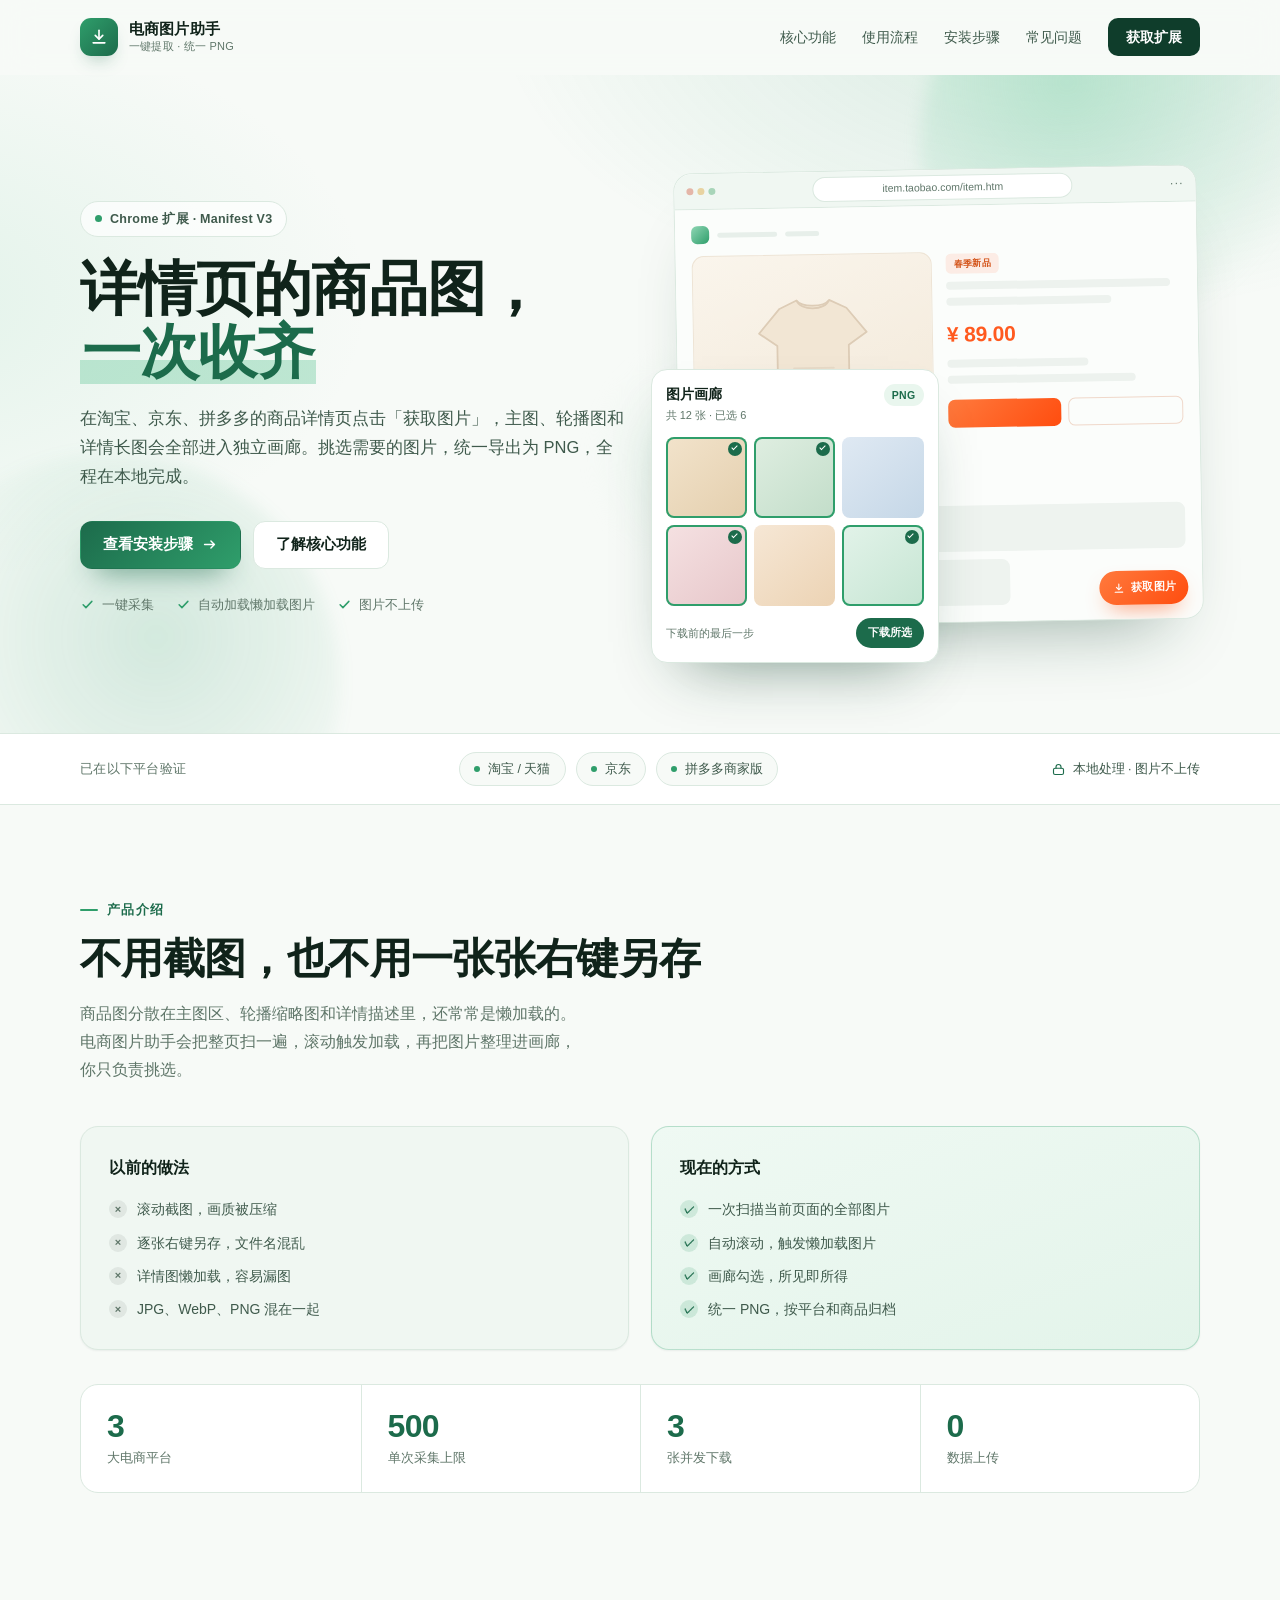
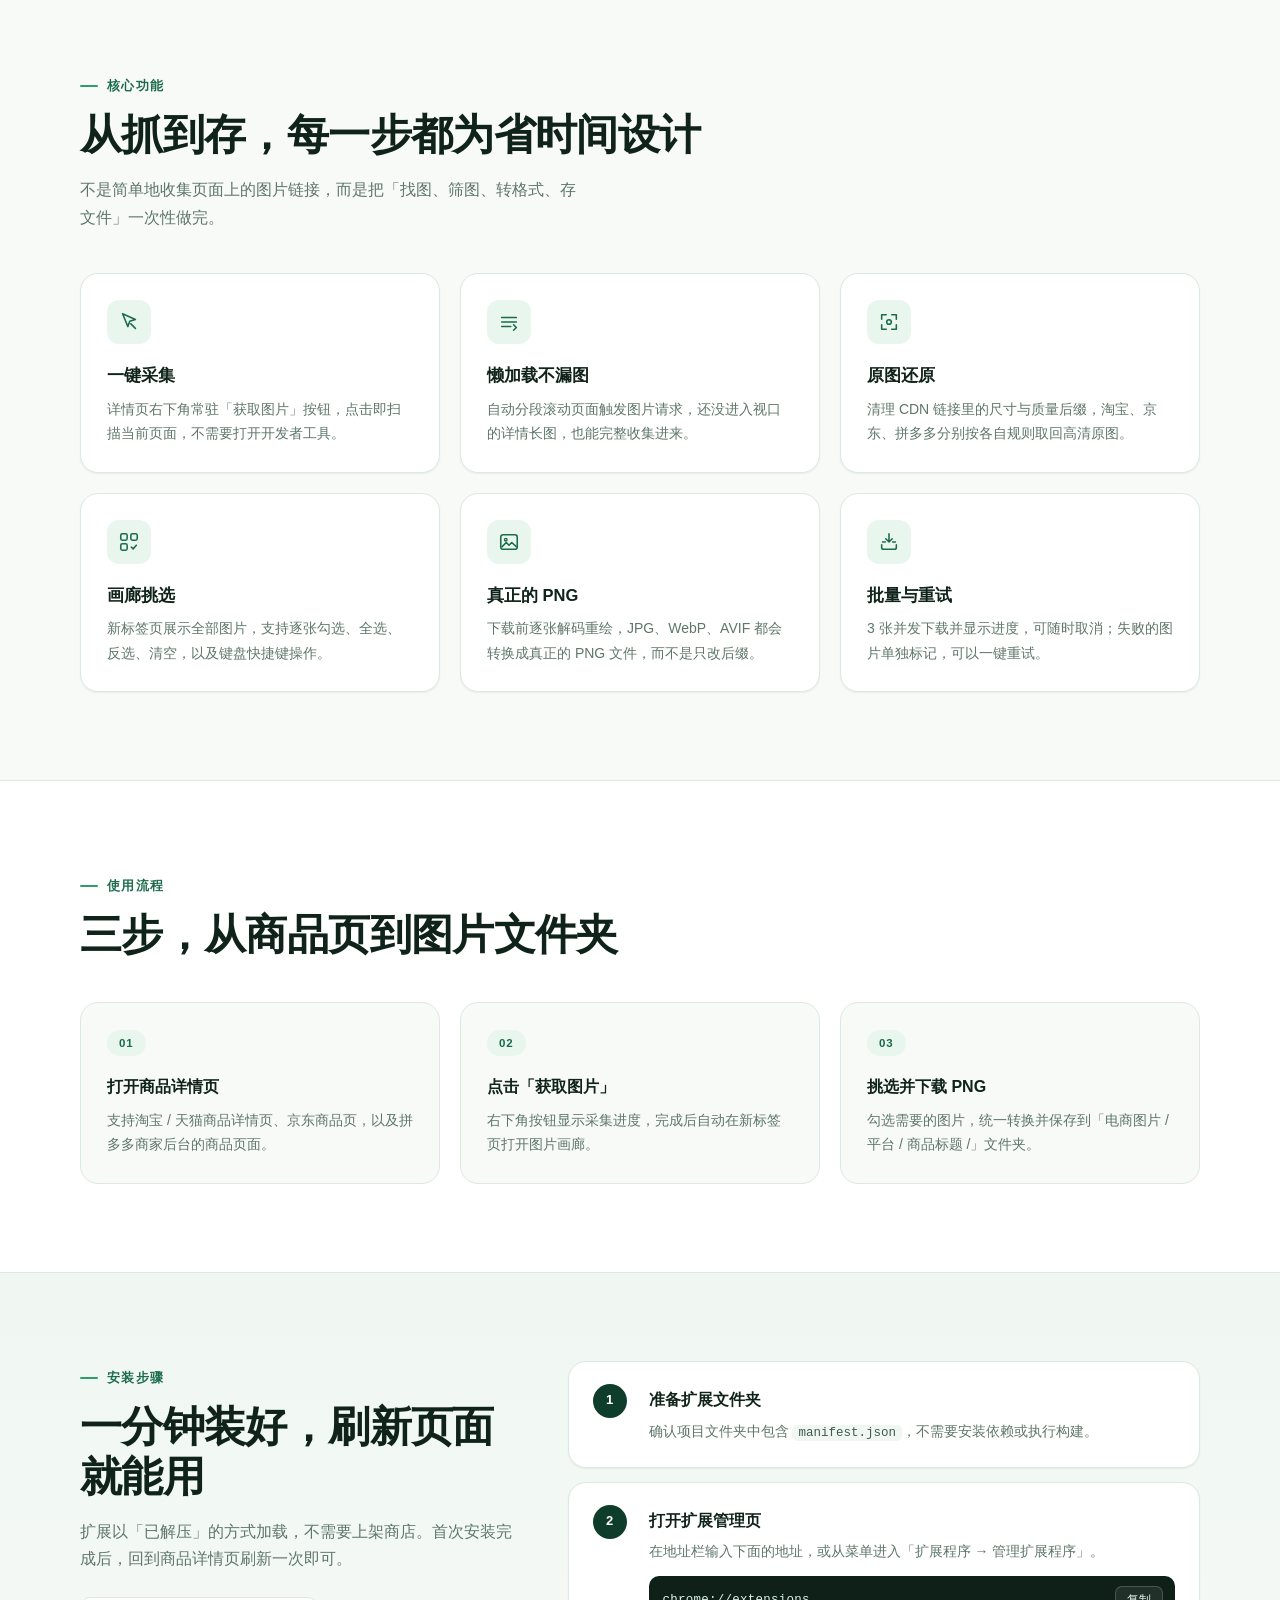
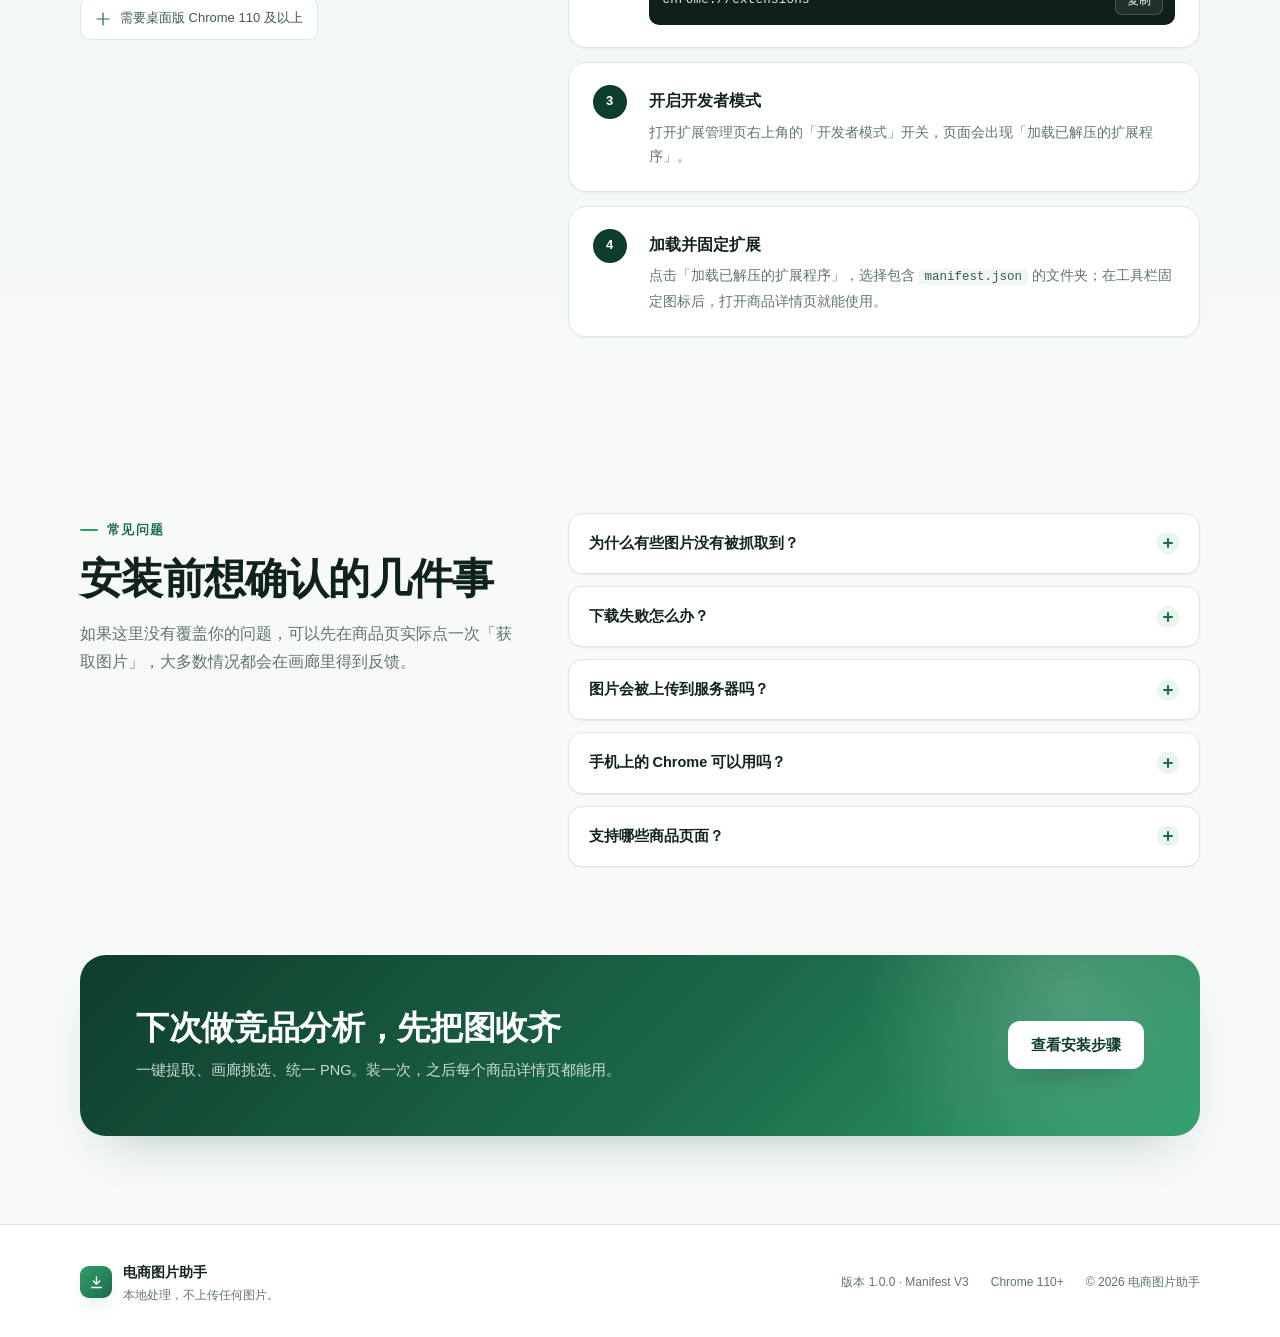
<file: docs/index.html>
<!DOCTYPE html>
<html lang="zh-CN">
<head>
  <meta charset="utf-8">
  <meta name="viewport" content="width=device-width, initial-scale=1">
  <title>电商图片助手 · 一键提取淘宝京东拼多多商品图片</title>
  <meta name="description" content="Chrome 扩展：在淘宝、京东、拼多多商品详情页一键提取主图、轮播图与详情长图，在独立画廊中挑选并统一下载为 PNG。本地处理，不上传图片。">
  <meta name="theme-color" content="#0f3d2b">
  <meta property="og:type" content="website">
  <meta property="og:title" content="电商图片助手 · 商品图一次收齐">
  <meta property="og:description" content="在淘宝、京东、拼多多详情页一键提取全部商品图片，挑选后统一保存为 PNG。">
  <meta name="twitter:card" content="summary">
  <link rel="icon" type="image/svg+xml" href="assets/favicon.svg">
  <link rel="stylesheet" href="style.css">
</head>
<body>
  <a class="skip-link" href="#main">跳到主要内容</a>

  <header class="site-header" id="top">
    <div class="container nav">
      <a class="brand" href="#top" aria-label="电商图片助手首页">
        <span class="brand-mark" aria-hidden="true">
          <svg viewBox="0 0 24 24" fill="none">
            <path d="M12 4v10" stroke="white" stroke-width="2" stroke-linecap="round"/>
            <path d="m7.5 10 4.5 4.5L16.5 10" stroke="white" stroke-width="2" stroke-linecap="round" stroke-linejoin="round"/>
            <path d="M5 19h14" stroke="white" stroke-width="2" stroke-linecap="round"/>
          </svg>
        </span>
        <span class="brand-text">
          <strong>电商图片助手</strong>
          <small>一键提取 · 统一 PNG</small>
        </span>
      </a>

      <button class="nav-toggle" id="nav-toggle" type="button" aria-expanded="false" aria-controls="nav-menu">
        <span class="sr-only">打开导航菜单</span>
        <span class="nav-toggle-bars" aria-hidden="true"><i></i><i></i><i></i></span>
      </button>

      <nav class="nav-menu" id="nav-menu" aria-label="主导航">
        <a href="#features">核心功能</a>
        <a href="#workflow">使用流程</a>
        <a href="#install">安装步骤</a>
        <a href="#faq">常见问题</a>
        <a class="nav-cta" href="#install">获取扩展</a>
      </nav>
    </div>
  </header>

  <main id="main">
    <section class="hero">
      <div class="hero-orbs" aria-hidden="true">
        <span class="orb orb-a"></span>
        <span class="orb orb-b"></span>
        <span class="orb orb-c"></span>
      </div>

      <div class="container hero-inner">
        <div class="hero-copy" data-reveal>
          <p class="eyebrow"><span class="pulse" aria-hidden="true"></span>Chrome 扩展 · Manifest V3</p>
          <h1>详情页的商品图，<br><span class="accent">一次收齐</span></h1>
          <p class="lede">在淘宝、京东、拼多多的商品详情页点击「获取图片」，主图、轮播图和详情长图会全部进入独立画廊。挑选需要的图片，统一导出为 PNG，全程在本地完成。</p>

          <div class="hero-actions">
            <a class="btn btn-primary" href="#install">
              查看安装步骤
              <svg viewBox="0 0 24 24" fill="none" aria-hidden="true"><path d="M5 12h14m-5-5 5 5-5 5" stroke="currentColor" stroke-width="2" stroke-linecap="round" stroke-linejoin="round"/></svg>
            </a>
            <a class="btn btn-ghost" href="#features">了解核心功能</a>
          </div>

          <ul class="hero-points">
            <li><svg viewBox="0 0 24 24" fill="none" aria-hidden="true"><path d="m5 12.5 4.5 4.5L19 7" stroke="currentColor" stroke-width="2.4" stroke-linecap="round" stroke-linejoin="round"/></svg>一键采集</li>
            <li><svg viewBox="0 0 24 24" fill="none" aria-hidden="true"><path d="m5 12.5 4.5 4.5L19 7" stroke="currentColor" stroke-width="2.4" stroke-linecap="round" stroke-linejoin="round"/></svg>自动加载懒加载图片</li>
            <li><svg viewBox="0 0 24 24" fill="none" aria-hidden="true"><path d="m5 12.5 4.5 4.5L19 7" stroke="currentColor" stroke-width="2.4" stroke-linecap="round" stroke-linejoin="round"/></svg>图片不上传</li>
          </ul>
        </div>

        <div class="hero-visual" data-reveal data-delay="1" aria-hidden="true">
          <div class="browser">
            <div class="browser-chrome">
              <span class="traffic"><i></i><i></i><i></i></span>
              <span class="address">item.taobao.com/item.htm</span>
              <span class="chrome-more">···</span>
            </div>

            <div class="browser-page">
              <div class="page-nav">
                <span class="page-logo"></span>
                <span class="page-nav-line"></span>
                <span class="page-nav-line short"></span>
              </div>

              <div class="product">
                <div class="product-media">
                  <svg class="tee" viewBox="0 0 200 200" fill="none">
                    <path d="M63 40 82 31c6 8 30 8 36 0l19 9 22 27-20 14v63c-18 5-61 5-79 0V81L40 67l23-27Z" fill="#f2e6d4" stroke="#ddccb6" stroke-width="2" stroke-linejoin="round"/>
                    <path d="M82 31c4 12 32 12 36 0" stroke="#ddccb6" stroke-width="2"/>
                    <path d="M78 106h44" stroke="#e7dac7" stroke-width="2" stroke-linecap="round"/>
                  </svg>
                  <div class="thumb-row">
                    <span class="thumb-tile tint-sand"></span>
                    <span class="thumb-tile tint-sage"></span>
                    <span class="thumb-tile tint-blue"></span>
                    <span class="thumb-tile tint-rose"></span>
                  </div>
                </div>

                <div class="product-info">
                  <span class="mock-pill">春季新品</span>
                  <span class="skeleton w-95"></span>
                  <span class="skeleton w-70"></span>
                  <span class="mock-price">¥ 89.00</span>
                  <span class="skeleton w-60"></span>
                  <span class="skeleton w-80"></span>
                  <div class="mock-buy">
                    <span class="mock-btn"></span>
                    <span class="mock-btn ghost"></span>
                  </div>
                </div>
              </div>

              <div class="page-detail">
                <span class="detail-block"></span>
                <span class="detail-block short"></span>
              </div>
            </div>

            <span class="mock-fab">
              <svg viewBox="0 0 24 24" fill="none" aria-hidden="true">
                <path d="M12 4v10" stroke="white" stroke-width="2" stroke-linecap="round"/>
                <path d="m7.5 10 4.5 4.5L16.5 10" stroke="white" stroke-width="2" stroke-linecap="round" stroke-linejoin="round"/>
                <path d="M5 19h14" stroke="white" stroke-width="2" stroke-linecap="round"/>
              </svg>
              获取图片
            </span>
          </div>

          <div class="gallery-pop">
            <div class="gallery-pop-head">
              <div>
                <strong>图片画廊</strong>
                <span class="gallery-sub">共 12 张 · 已选 6</span>
              </div>
              <span class="gallery-chip">PNG</span>
            </div>
            <div class="gallery-pop-grid">
              <span class="g-thumb tint-sand picked"><i></i></span>
              <span class="g-thumb tint-sage picked"><i></i></span>
              <span class="g-thumb tint-blue"></span>
              <span class="g-thumb tint-rose picked"><i></i></span>
              <span class="g-thumb tint-warm"></span>
              <span class="g-thumb tint-mint picked"><i></i></span>
            </div>
            <div class="gallery-pop-foot">
              <span class="gallery-note">下载前的最后一步</span>
              <span class="download-pill">下载所选</span>
            </div>
          </div>
        </div>
      </div>
    </section>

    <section class="logo-strip" aria-label="支持平台与隐私说明">
      <div class="container strip-inner">
        <span class="strip-label">已在以下平台验证</span>
        <div class="platforms">
          <span class="platform"><i></i>淘宝 / 天猫</span>
          <span class="platform"><i></i>京东</span>
          <span class="platform"><i></i>拼多多商家版</span>
        </div>
        <span class="privacy-note">
          <svg viewBox="0 0 24 24" fill="none" aria-hidden="true"><rect x="4" y="10" width="16" height="10" rx="2.5" stroke="currentColor" stroke-width="1.8"/><path d="M8 10V8a4 4 0 0 1 8 0v2" stroke="currentColor" stroke-width="1.8" stroke-linecap="round"/></svg>
          本地处理 · 图片不上传
        </span>
      </div>
    </section>

    <section class="section intro" id="intro">
      <div class="container">
        <div class="section-head" data-reveal>
          <p class="kicker">产品介绍</p>
          <h2>不用截图，也不用一张张右键另存</h2>
          <p class="section-sub">商品图分散在主图区、轮播缩略图和详情描述里，还常常是懒加载的。电商图片助手会把整页扫一遍，滚动触发加载，再把图片整理进画廊，你只负责挑选。</p>
        </div>

        <div class="compare">
          <div class="compare-card pain" data-reveal>
            <h3>以前的做法</h3>
            <ul class="icon-list cross">
              <li>滚动截图，画质被压缩</li>
              <li>逐张右键另存，文件名混乱</li>
              <li>详情图懒加载，容易漏图</li>
              <li>JPG、WebP、PNG 混在一起</li>
            </ul>
          </div>

          <div class="compare-card gain" data-reveal data-delay="1">
            <h3>现在的方式</h3>
            <ul class="icon-list check">
              <li>一次扫描当前页面的全部图片</li>
              <li>自动滚动，触发懒加载图片</li>
              <li>画廊勾选，所见即所得</li>
              <li>统一 PNG，按平台和商品归档</li>
            </ul>
          </div>
        </div>

        <div class="stats" data-reveal>
          <div class="stat"><strong>3</strong><span>大电商平台</span></div>
          <div class="stat"><strong>500</strong><span>单次采集上限</span></div>
          <div class="stat"><strong>3</strong><span>张并发下载</span></div>
          <div class="stat"><strong>0</strong><span>数据上传</span></div>
        </div>
      </div>
    </section>

    <section class="section features" id="features">
      <div class="container">
        <div class="section-head" data-reveal>
          <p class="kicker">核心功能</p>
          <h2>从抓到存，每一步都为省时间设计</h2>
          <p class="section-sub">不是简单地收集页面上的图片链接，而是把「找图、筛图、转格式、存文件」一次性做完。</p>
        </div>

        <div class="feature-grid">
          <article class="feature-card" data-reveal>
            <span class="feature-icon">
              <svg viewBox="0 0 24 24" fill="none" aria-hidden="true"><path d="m5 3 14 6.2-6.2 2L10.8 17 5 3Z" stroke="currentColor" stroke-width="1.7" stroke-linejoin="round"/><path d="M14 14l5 5" stroke="currentColor" stroke-width="1.7" stroke-linecap="round"/></svg>
            </span>
            <h3>一键采集</h3>
            <p>详情页右下角常驻「获取图片」按钮，点击即扫描当前页面，不需要打开开发者工具。</p>
          </article>

          <article class="feature-card" data-reveal data-delay="1">
            <span class="feature-icon">
              <svg viewBox="0 0 24 24" fill="none" aria-hidden="true"><path d="M4 7h16M4 12h16M4 17h10" stroke="currentColor" stroke-width="1.7" stroke-linecap="round"/><path d="m17 15 3 3-3 3" stroke="currentColor" stroke-width="1.7" stroke-linecap="round" stroke-linejoin="round"/></svg>
            </span>
            <h3>懒加载不漏图</h3>
            <p>自动分段滚动页面触发图片请求，还没进入视口的详情长图，也能完整收集进来。</p>
          </article>

          <article class="feature-card" data-reveal data-delay="2">
            <span class="feature-icon">
              <svg viewBox="0 0 24 24" fill="none" aria-hidden="true"><path d="M4 9V4h5M20 9V4h-5M4 15v5h5M20 15v5h-5" stroke="currentColor" stroke-width="1.7" stroke-linecap="round" stroke-linejoin="round"/><circle cx="12" cy="12" r="2.5" stroke="currentColor" stroke-width="1.7"/></svg>
            </span>
            <h3>原图还原</h3>
            <p>清理 CDN 链接里的尺寸与质量后缀，淘宝、京东、拼多多分别按各自规则取回高清原图。</p>
          </article>

          <article class="feature-card" data-reveal>
            <span class="feature-icon">
              <svg viewBox="0 0 24 24" fill="none" aria-hidden="true"><rect x="3" y="3" width="7" height="7" rx="1.8" stroke="currentColor" stroke-width="1.7"/><rect x="14" y="3" width="7" height="7" rx="1.8" stroke="currentColor" stroke-width="1.7"/><rect x="3" y="14" width="7" height="7" rx="1.8" stroke="currentColor" stroke-width="1.7"/><path d="m14.5 17.5 2 2 3.5-4" stroke="currentColor" stroke-width="1.7" stroke-linecap="round" stroke-linejoin="round"/></svg>
            </span>
            <h3>画廊挑选</h3>
            <p>新标签页展示全部图片，支持逐张勾选、全选、反选、清空，以及键盘快捷键操作。</p>
          </article>

          <article class="feature-card" data-reveal data-delay="1">
            <span class="feature-icon">
              <svg viewBox="0 0 24 24" fill="none" aria-hidden="true"><rect x="3" y="4" width="18" height="16" rx="2.5" stroke="currentColor" stroke-width="1.7"/><circle cx="8.5" cy="9.5" r="1.4" stroke="currentColor" stroke-width="1.5"/><path d="m4.5 17 4.5-4.5 3 3 3-3L20 17" stroke="currentColor" stroke-width="1.7" stroke-linecap="round" stroke-linejoin="round"/></svg>
            </span>
            <h3>真正的 PNG</h3>
            <p>下载前逐张解码重绘，JPG、WebP、AVIF 都会转换成真正的 PNG 文件，而不是只改后缀。</p>
          </article>

          <article class="feature-card" data-reveal data-delay="2">
            <span class="feature-icon">
              <svg viewBox="0 0 24 24" fill="none" aria-hidden="true"><path d="M12 3v9m0 0 3.5-3.5M12 12 8.5 8.5" stroke="currentColor" stroke-width="1.7" stroke-linecap="round" stroke-linejoin="round"/><path d="M4 15v3a2 2 0 0 0 2 2h12a2 2 0 0 0 2-2v-3" stroke="currentColor" stroke-width="1.7" stroke-linecap="round"/><path d="M8 12H5m11 0h3" stroke="currentColor" stroke-width="1.7" stroke-linecap="round"/></svg>
            </span>
            <h3>批量与重试</h3>
            <p>3 张并发下载并显示进度，可随时取消；失败的图片单独标记，可以一键重试。</p>
          </article>
        </div>
      </div>
    </section>

    <section class="section workflow" id="workflow">
      <div class="container">
        <div class="section-head" data-reveal>
          <p class="kicker">使用流程</p>
          <h2>三步，从商品页到图片文件夹</h2>
        </div>

        <ol class="steps">
          <li class="step" data-reveal>
            <span class="step-num">01</span>
            <h3>打开商品详情页</h3>
            <p>支持淘宝 / 天猫商品详情页、京东商品页，以及拼多多商家后台的商品页面。</p>
          </li>
          <li class="step" data-reveal data-delay="1">
            <span class="step-num">02</span>
            <h3>点击「获取图片」</h3>
            <p>右下角按钮显示采集进度，完成后自动在新标签页打开图片画廊。</p>
          </li>
          <li class="step" data-reveal data-delay="2">
            <span class="step-num">03</span>
            <h3>挑选并下载 PNG</h3>
            <p>勾选需要的图片，统一转换并保存到「电商图片 / 平台 / 商品标题 /」文件夹。</p>
          </li>
        </ol>
      </div>
    </section>

    <section class="section install" id="install">
      <div class="container install-grid">
        <div class="install-copy" data-reveal>
          <p class="kicker">安装步骤</p>
          <h2>一分钟装好，刷新页面就能用</h2>
          <p class="section-sub">扩展以「已解压」的方式加载，不需要上架商店。首次安装完成后，回到商品详情页刷新一次即可。</p>
          <div class="requirement">
            <svg viewBox="0 0 24 24" fill="none" aria-hidden="true"><path d="M12 3v18M3 12h18" stroke="currentColor" stroke-width="1.8" stroke-linecap="round"/></svg>
            <span>需要桌面版 Chrome 110 及以上</span>
          </div>
        </div>

        <ol class="install-steps">
          <li class="install-step" data-reveal>
            <span class="install-index">1</span>
            <div>
              <h3>准备扩展文件夹</h3>
              <p>确认项目文件夹中包含 <code>manifest.json</code>，不需要安装依赖或执行构建。</p>
            </div>
          </li>

          <li class="install-step" data-reveal data-delay="1">
            <span class="install-index">2</span>
            <div>
              <h3>打开扩展管理页</h3>
              <p>在地址栏输入下面的地址，或从菜单进入「扩展程序 → 管理扩展程序」。</p>
              <div class="command">
                <code>chrome://extensions</code>
                <button class="copy-btn" type="button" data-copy="chrome://extensions">复制</button>
              </div>
            </div>
          </li>

          <li class="install-step" data-reveal data-delay="2">
            <span class="install-index">3</span>
            <div>
              <h3>开启开发者模式</h3>
              <p>打开扩展管理页右上角的「开发者模式」开关，页面会出现「加载已解压的扩展程序」。</p>
            </div>
          </li>

          <li class="install-step" data-reveal data-delay="3">
            <span class="install-index">4</span>
            <div>
              <h3>加载并固定扩展</h3>
              <p>点击「加载已解压的扩展程序」，选择包含 <code>manifest.json</code> 的文件夹；在工具栏固定图标后，打开商品详情页就能使用。</p>
            </div>
          </li>
        </ol>
      </div>
    </section>

    <section class="section faq" id="faq">
      <div class="container faq-grid">
        <div class="faq-head" data-reveal>
          <p class="kicker">常见问题</p>
          <h2>安装前想确认的几件事</h2>
          <p class="section-sub">如果这里没有覆盖你的问题，可以先在商品页实际点一次「获取图片」，大多数情况都会在画廊里得到反馈。</p>
        </div>

        <div class="faq-list">
          <details data-reveal>
            <summary>为什么有些图片没有被抓取到？<span class="chev" aria-hidden="true"></span></summary>
            <p>页面可能还没有加载完，或者图片位于需要登录、滑块验证后才显示的区域。先手动滚动一遍详情页，再重新点击「获取图片」。单次采集上限为 500 张，超出部分会被截断。</p>
          </details>

          <details data-reveal>
            <summary>下载失败怎么办？<span class="chev" aria-hidden="true"></span></summary>
            <p>少数 CDN 会校验来源或签名。失败项会在画廊里标红，可以点击「重试失败项」；仍然失败时，可通过卡片上的「打开原图」手动保存该张图片。</p>
          </details>

          <details data-reveal>
            <summary>图片会被上传到服务器吗？<span class="chev" aria-hidden="true"></span></summary>
            <p>不会。采集、转换和下载都在你的浏览器里完成，扩展没有自有服务器，也不会上传、留存任何图片。</p>
          </details>

          <details data-reveal>
            <summary>手机上的 Chrome 可以用吗？<span class="chev" aria-hidden="true"></span></summary>
            <p>目前面向桌面版 Chrome 开发。拼多多的移动端商品页可以在桌面 Chrome 中打开后使用，手机浏览器暂不支持安装扩展。</p>
          </details>

          <details data-reveal>
            <summary>支持哪些商品页面？<span class="chev" aria-hidden="true"></span></summary>
            <p>淘宝 / 天猫商品详情页、京东商品页、拼多多商品页与拼多多商家后台的商品相关页面。其他电商站点暂未适配。</p>
          </details>
        </div>
      </div>
    </section>

    <section class="cta-band">
      <div class="container">
        <div class="cta-inner" data-reveal>
          <div class="cta-copy">
            <h2>下次做竞品分析，先把图收齐</h2>
            <p>一键提取、画廊挑选、统一 PNG。装一次，之后每个商品详情页都能用。</p>
          </div>
          <a class="btn btn-light" href="#install">查看安装步骤</a>
        </div>
      </div>
    </section>
  </main>

  <footer class="site-footer">
    <div class="container footer-inner">
      <div class="footer-brand">
        <span class="brand-mark small" aria-hidden="true">
          <svg viewBox="0 0 24 24" fill="none">
            <path d="M12 4v10" stroke="white" stroke-width="2" stroke-linecap="round"/>
            <path d="m7.5 10 4.5 4.5L16.5 10" stroke="white" stroke-width="2" stroke-linecap="round" stroke-linejoin="round"/>
            <path d="M5 19h14" stroke="white" stroke-width="2" stroke-linecap="round"/>
          </svg>
        </span>
        <div>
          <strong>电商图片助手</strong>
          <p>本地处理，不上传任何图片。</p>
        </div>
      </div>

      <div class="footer-meta">
        <span>版本 1.0.0 · Manifest V3</span>
        <span>Chrome 110+</span>
        <span>© <span id="year">2026</span> 电商图片助手</span>
      </div>
    </div>
  </footer>

  <script src="script.js"></script>
</body>
</html>
</file>
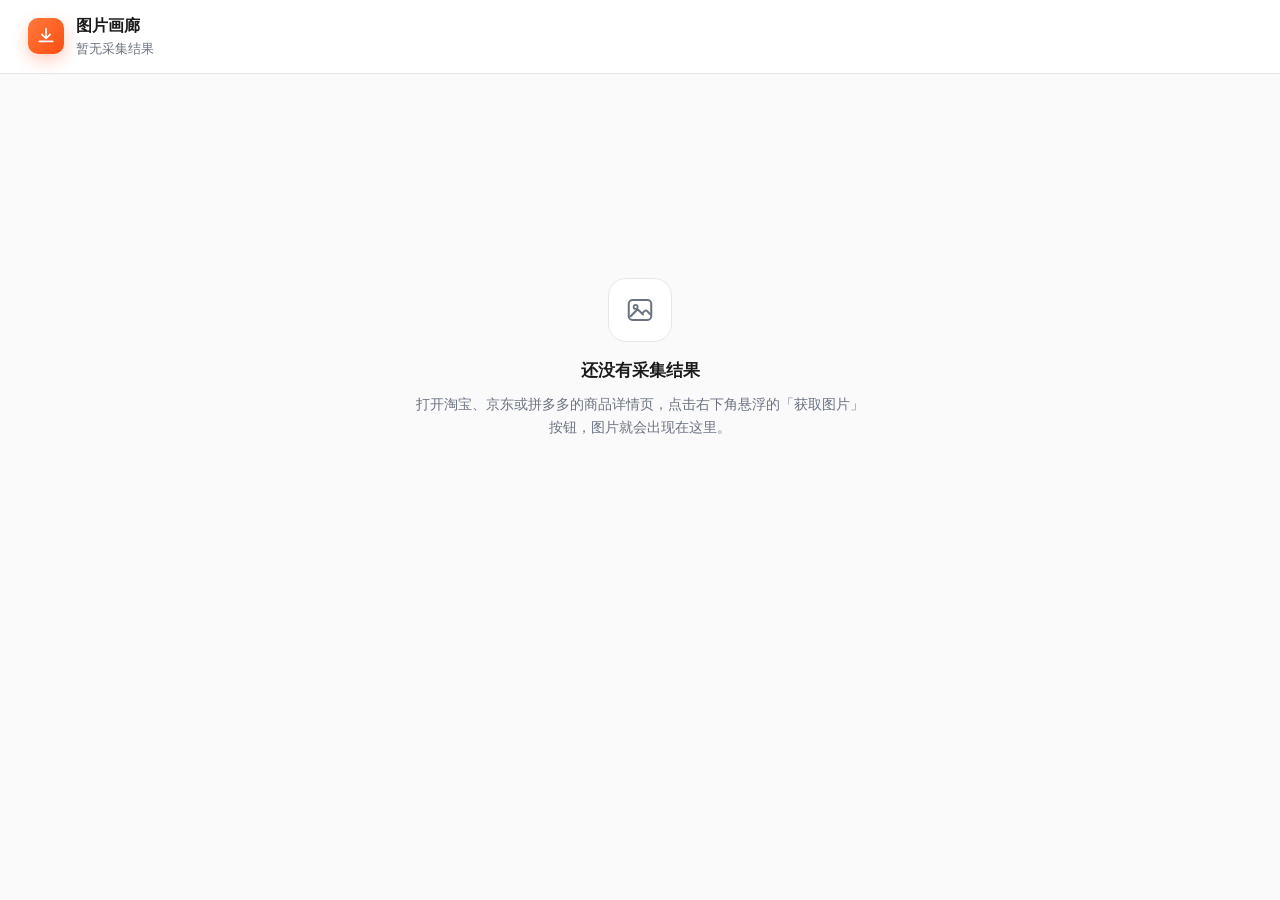
<file: src/gallery/gallery.html>
<!DOCTYPE html>
<html lang="zh-CN">
<head>
  <meta charset="utf-8">
  <meta name="viewport" content="width=device-width, initial-scale=1">
  <title>图片画廊 · 电商图片助手</title>
  <link rel="stylesheet" href="./gallery.css">
</head>
<body>
  <header class="topbar">
    <div class="brand">
      <span class="logo" aria-hidden="true">
        <svg viewBox="0 0 24 24" fill="none" xmlns="http://www.w3.org/2000/svg">
          <path d="M12 3v11" stroke="white" stroke-width="2" stroke-linecap="round"/>
          <path d="m7 10 5 5 5-5" stroke="white" stroke-width="2" stroke-linecap="round" stroke-linejoin="round"/>
          <path d="M4 18.5h16" stroke="white" stroke-width="2" stroke-linecap="round"/>
        </svg>
      </span>
      <div class="brand-text">
        <h1 id="page-title">图片画廊</h1>
        <p id="page-meta" class="meta">暂无采集结果</p>
      </div>
    </div>
    <div class="top-actions">
      <a id="source-link" class="ghost-btn" href="#" target="_blank" rel="noopener noreferrer" hidden>打开原页面</a>
      <button id="recapture-btn" class="ghost-btn" type="button" hidden>重新采集</button>
    </div>
  </header>

  <main class="content">
    <section id="empty-state" class="empty">
      <span class="empty-icon" aria-hidden="true">
        <svg viewBox="0 0 24 24" fill="none" xmlns="http://www.w3.org/2000/svg">
          <rect x="3" y="4" width="18" height="16" rx="3" stroke="currentColor" stroke-width="1.6"/>
          <circle cx="8.5" cy="9.5" r="1.6" stroke="currentColor" stroke-width="1.4"/>
          <path d="m4.5 17 4.6-4.6a1.5 1.5 0 0 1 2.1 0l3.2 3.2M14 14.5l1.6-1.6a1.5 1.5 0 0 1 2.1 0L20 15.2" stroke="currentColor" stroke-width="1.6" stroke-linecap="round"/>
        </svg>
      </span>
      <h2>还没有采集结果</h2>
      <p>打开淘宝、京东或拼多多的商品详情页，点击右下角悬浮的「获取图片」按钮，图片就会出现在这里。</p>
    </section>

    <section id="gallery" aria-label="采集到的图片" hidden>
      <div id="grid" class="grid"></div>
    </section>
  </main>

  <footer class="actionbar" id="actionbar" hidden>
    <div class="bar-left">
      <span id="selection-count" class="count">已选 0 / 共 0 张</span>
      <div class="bar-tools">
        <button id="select-all" class="chip" type="button">全选</button>
        <button id="invert" class="chip" type="button">反选</button>
        <button id="clear" class="chip" type="button">清空</button>
        <button id="retry" class="chip" type="button" hidden>重试失败项</button>
      </div>
    </div>
    <div class="bar-right">
      <span id="status" class="status" role="status" aria-live="polite"></span>
      <button id="cancel" class="ghost-btn danger" type="button" hidden>取消</button>
      <button id="download" class="primary-btn" type="button" disabled>下载 PNG</button>
    </div>
    <div id="progress" class="progress" hidden><span id="progress-bar"></span></div>
  </footer>

  <div id="toast" class="toast" role="status" aria-live="polite"></div>

  <script type="module" src="./gallery.js"></script>
</body>
</html>
</file>
<file: docs/style.css>
/* =========================================================
   电商图片助手 · 官网样式
   绿色自然风格，纯静态，无外部字体与依赖
   ========================================================= */

:root {
  color-scheme: light dark;

  --paper: #f7faf7;
  --surface: #ffffff;
  --surface-soft: #f0f7f2;
  --ink: #10231a;
  --ink-soft: #3f5a4c;
  --muted: #5f7669;
  --line: #dbe9e0;

  --green-900: #0f3d2b;
  --green-700: #1c6b4b;
  --green-500: #2f9e6b;
  --green-300: #8fd6b4;
  --mint: #e9f6ee;
  --orange: #ff5a1f;

  --radius-lg: 26px;
  --radius-md: 18px;
  --radius-sm: 12px;

  --shadow-sm: 0 1px 2px rgba(16, 35, 26, 0.06);
  --shadow-md: 0 26px 54px -30px rgba(15, 61, 43, 0.34);
  --font: -apple-system, BlinkMacSystemFont, "Segoe UI", "PingFang SC",
    "Hiragino Sans GB", "Microsoft YaHei", "Noto Sans SC", sans-serif;
}

*,
*::before,
*::after {
  box-sizing: border-box;
}

html {
  scroll-behavior: smooth;
  scroll-padding-top: 92px;
}

body {
  margin: 0;
  background: var(--paper);
  color: var(--ink);
  font-family: var(--font);
  font-size: 16px;
  line-height: 1.6;
  -webkit-font-smoothing: antialiased;
  text-rendering: optimizeLegibility;
}

::selection {
  background: rgba(47, 158, 107, 0.22);
}

img,
svg {
  display: block;
  max-width: 100%;
}

a {
  color: var(--green-700);
}

button {
  font-family: inherit;
}

.sr-only {
  position: absolute;
  width: 1px;
  height: 1px;
  padding: 0;
  margin: -1px;
  overflow: hidden;
  clip: rect(0 0 0 0);
  white-space: nowrap;
  border: 0;
}

.skip-link {
  position: fixed;
  top: 12px;
  left: 12px;
  z-index: 100;
  padding: 10px 16px;
  border-radius: 10px;
  background: var(--green-900);
  color: #fff;
  text-decoration: none;
  transform: translateY(-160%);
  transition: transform 0.2s ease;
}

.skip-link:focus-visible {
  transform: none;
}

.container {
  width: min(1120px, calc(100% - 48px));
  margin-inline: auto;
}

/* ------------------------------ 顶部导航 ------------------------------ */

.site-header {
  position: sticky;
  top: 0;
  z-index: 50;
  background: rgba(247, 250, 247, 0.82);
  backdrop-filter: blur(16px);
  border-bottom: 1px solid transparent;
  transition: border-color 0.2s ease, box-shadow 0.2s ease;
}

.site-header.is-scrolled {
  border-bottom-color: var(--line);
  box-shadow: 0 20px 40px -36px rgba(15, 61, 43, 0.55);
}

.nav {
  display: flex;
  align-items: center;
  gap: 24px;
  height: 74px;
}

.brand {
  display: flex;
  align-items: center;
  gap: 11px;
  flex: none;
  color: var(--ink);
  text-decoration: none;
}

.brand-mark {
  display: grid;
  place-items: center;
  width: 38px;
  height: 38px;
  flex: none;
  border-radius: 11px;
  background: linear-gradient(135deg, var(--green-500), var(--green-700));
  box-shadow: 0 10px 20px -12px rgba(28, 107, 75, 0.9);
}

.brand-mark svg {
  width: 20px;
  height: 20px;
}

.brand-mark.small {
  width: 32px;
  height: 32px;
  border-radius: 9px;
}

.brand-mark.small svg {
  width: 17px;
  height: 17px;
}

.brand-text {
  display: flex;
  flex-direction: column;
  line-height: 1.2;
}

.brand-text strong {
  font-size: 15px;
  font-weight: 700;
  letter-spacing: 0.01em;
}

.brand-text small {
  margin-top: 2px;
  color: var(--muted);
  font-size: 11px;
  letter-spacing: 0.02em;
}

.nav-menu {
  display: flex;
  align-items: center;
  gap: 26px;
  margin-left: auto;
}

.nav-menu a {
  color: var(--ink-soft);
  font-size: 14px;
  font-weight: 500;
  text-decoration: none;
  transition: color 0.15s ease;
}

.nav-menu a:hover {
  color: var(--green-700);
}

.nav-menu .nav-cta {
  display: inline-flex;
  align-items: center;
  justify-content: center;
  height: 38px;
  padding: 0 18px;
  border-radius: 10px;
  background: var(--green-900);
  color: #fff;
  font-weight: 600;
  transition: background 0.15s ease, transform 0.15s ease;
}

.nav-menu .nav-cta:hover {
  background: var(--green-700);
  color: #fff;
  transform: translateY(-1px);
}

.nav-toggle {
  display: none;
  align-items: center;
  justify-content: center;
  width: 42px;
  height: 42px;
  margin-left: auto;
  border: 1px solid var(--line);
  border-radius: 10px;
  background: var(--surface);
  color: var(--ink);
  cursor: pointer;
}

.nav-toggle-bars {
  display: flex;
  flex-direction: column;
  gap: 4px;
  width: 18px;
}

.nav-toggle-bars i {
  display: block;
  height: 2px;
  border-radius: 2px;
  background: currentColor;
}

/* ------------------------------ Hero ------------------------------ */

.hero {
  position: relative;
  overflow: hidden;
  padding: 84px 0 76px;
  background:
    radial-gradient(900px 520px at 82% -12%, rgba(47, 158, 107, 0.16), transparent 62%),
    radial-gradient(760px 460px at -8% 34%, rgba(143, 214, 180, 0.2), transparent 62%);
}

.hero-orbs {
  position: absolute;
  inset: 0;
  pointer-events: none;
}

.orb {
  position: absolute;
  border-radius: 50%;
  filter: blur(8px);
}

.orb-a {
  top: -140px;
  right: -60px;
  width: 420px;
  height: 420px;
  background: radial-gradient(circle at 35% 35%, rgba(143, 214, 180, 0.5), transparent 68%);
}

.orb-b {
  bottom: -180px;
  left: -120px;
  width: 460px;
  height: 460px;
  background: radial-gradient(circle at 60% 40%, rgba(47, 158, 107, 0.18), transparent 68%);
}

.orb-c {
  top: 40%;
  left: 46%;
  width: 240px;
  height: 240px;
  background: radial-gradient(circle, rgba(233, 246, 238, 0.9), transparent 70%);
}

.hero-inner {
  position: relative;
  display: grid;
  grid-template-columns: 1.02fr 0.98fr;
  gap: 52px;
  align-items: center;
}

.hero-inner > * {
  min-width: 0;
}

.eyebrow {
  display: inline-flex;
  align-items: center;
  gap: 8px;
  margin: 0 0 20px;
  padding: 7px 14px;
  border: 1px solid var(--line);
  border-radius: 999px;
  background: rgba(255, 255, 255, 0.7);
  color: var(--ink-soft);
  font-size: 12.5px;
  font-weight: 600;
  letter-spacing: 0.02em;
}

.pulse {
  width: 7px;
  height: 7px;
  border-radius: 50%;
  background: var(--green-500);
  box-shadow: 0 0 0 0 rgba(47, 158, 107, 0.45);
  animation: pulse 2.4s ease-out infinite;
}

@keyframes pulse {
  0% {
    box-shadow: 0 0 0 0 rgba(47, 158, 107, 0.42);
  }
  70% {
    box-shadow: 0 0 0 8px rgba(47, 158, 107, 0);
  }
  100% {
    box-shadow: 0 0 0 0 rgba(47, 158, 107, 0);
  }
}

.hero h1 {
  margin: 0 0 20px;
  font-size: clamp(2.5rem, 4.6vw, 3.9rem);
  font-weight: 760;
  line-height: 1.08;
  letter-spacing: -0.02em;
}

.accent {
  color: var(--green-700);
  background: linear-gradient(180deg, transparent 63%, rgba(143, 214, 180, 0.55) 63%);
  padding: 0 0.04em;
}

.lede {
  max-width: 36em;
  margin: 0;
  color: var(--ink-soft);
  font-size: 16.5px;
  line-height: 1.75;
}

.hero-actions {
  display: flex;
  flex-wrap: wrap;
  gap: 12px;
  margin-top: 30px;
}

.btn {
  display: inline-flex;
  align-items: center;
  justify-content: center;
  gap: 8px;
  height: 48px;
  padding: 0 22px;
  border: 1px solid transparent;
  border-radius: 12px;
  font-size: 14.5px;
  font-weight: 600;
  text-decoration: none;
  white-space: nowrap;
  transition: transform 0.15s ease, box-shadow 0.15s ease, background 0.15s ease,
    border-color 0.15s ease, color 0.15s ease;
}

.btn svg {
  width: 17px;
  height: 17px;
}

.btn-primary {
  background: linear-gradient(135deg, #1c6b4b, #2f9e6b);
  color: #fff;
  box-shadow: 0 16px 28px -16px rgba(28, 107, 75, 0.85);
}

.btn-primary:hover {
  transform: translateY(-1px);
  box-shadow: 0 20px 34px -16px rgba(28, 107, 75, 0.9);
}

.btn-ghost {
  background: var(--surface);
  border-color: var(--line);
  color: var(--ink);
}

.btn-ghost:hover {
  border-color: var(--green-300);
  color: var(--green-700);
  transform: translateY(-1px);
}

.btn-light {
  background: #fff;
  color: var(--green-900);
  box-shadow: 0 16px 30px -18px rgba(0, 0, 0, 0.45);
}

.btn-light:hover {
  transform: translateY(-1px);
  background: #f2faf5;
}

.btn:focus-visible,
.nav-toggle:focus-visible,
.copy-btn:focus-visible,
summary:focus-visible {
  outline: 2px solid var(--green-500);
  outline-offset: 3px;
}

.hero-points {
  display: flex;
  flex-wrap: wrap;
  gap: 10px 22px;
  margin: 26px 0 0;
  padding: 0;
  list-style: none;
  color: var(--muted);
  font-size: 13px;
}

.hero-points li {
  display: inline-flex;
  align-items: center;
  gap: 7px;
}

.hero-points svg {
  width: 15px;
  height: 15px;
  color: var(--green-500);
}

/* ------------------------------ Hero 仿真图 ------------------------------ */

.hero-visual {
  position: relative;
  min-height: 430px;
  display: flex;
  align-items: center;
  justify-content: center;
  padding: 10px 0 34px;
}

.browser {
  position: relative;
  width: 100%;
  max-width: 540px;
  min-width: 0;
  overflow: hidden;
  border: 1px solid var(--line);
  border-radius: 18px;
  background: var(--surface);
  box-shadow: 0 42px 70px -40px rgba(15, 61, 43, 0.42);
  transform: rotate(-1deg);
}

.browser-chrome {
  display: flex;
  align-items: center;
  gap: 10px;
  height: 36px;
  padding: 0 12px;
  background: var(--surface-soft);
  border-bottom: 1px solid var(--line);
}

.traffic {
  display: flex;
  gap: 4px;
}

.traffic i {
  width: 7px;
  height: 7px;
  border-radius: 50%;
  background: #e4b6a8;
}

.traffic i:nth-child(2) {
  background: #e8d3a1;
}

.traffic i:nth-child(3) {
  background: #a8d5b9;
}

.address {
  flex: 1;
  max-width: 260px;
  margin: 0 auto;
  padding: 3px 10px;
  overflow: hidden;
  border: 1px solid var(--line);
  border-radius: 999px;
  background: var(--surface);
  color: var(--muted);
  font-size: 10.5px;
  text-align: center;
  text-overflow: ellipsis;
  white-space: nowrap;
}

.chrome-more {
  color: var(--muted);
  font-size: 12px;
  letter-spacing: 0.1em;
}

.browser-page {
  position: relative;
  padding: 16px;
  background: #fbfdfb;
}

.page-nav {
  display: flex;
  align-items: center;
  gap: 8px;
  margin-bottom: 12px;
}

.page-logo {
  width: 18px;
  height: 18px;
  border-radius: 6px;
  background: linear-gradient(135deg, var(--green-300), var(--green-500));
}

.page-nav-line {
  width: 60px;
  height: 5px;
  border-radius: 99px;
  background: #e7efea;
}

.page-nav-line.short {
  width: 34px;
}

.product {
  display: grid;
  grid-template-columns: minmax(0, 1.02fr) minmax(0, 1fr);
  gap: 14px;
}

.product-media {
  position: relative;
  display: grid;
  place-items: center;
  aspect-ratio: 1 / 1;
  padding-bottom: 24px;
  border: 1px solid #eee4d5;
  border-radius: 12px;
  background: linear-gradient(160deg, #faf5ec, #f1e6d5);
}

.tee {
  width: 76%;
  height: auto;
}

.thumb-row {
  position: absolute;
  left: 8px;
  right: 8px;
  bottom: 8px;
  display: flex;
  gap: 5px;
}

.thumb-tile {
  width: 26px;
  height: 26px;
  flex: 1;
  border-radius: 6px;
  border: 1px solid rgba(255, 255, 255, 0.7);
}

.tint-sand {
  background: linear-gradient(140deg, #f2e3cb, #e4cfae);
}

.tint-sage {
  background: linear-gradient(140deg, #dfeee1, #c2ddc9);
}

.tint-blue {
  background: linear-gradient(140deg, #dfe9f3, #c5d7e7);
}

.tint-rose {
  background: linear-gradient(140deg, #f5e1e2, #e7c7ca);
}

.tint-warm {
  background: linear-gradient(140deg, #f6e7d5, #ecd3b4);
}

.tint-mint {
  background: linear-gradient(140deg, #e2f3e9, #c6e5d3);
}

.product-info {
  display: flex;
  flex-direction: column;
  align-items: flex-start;
  gap: 8px;
  min-width: 0;
  padding-top: 2px;
}

.mock-pill {
  padding: 3px 8px;
  border-radius: 5px;
  background: rgba(255, 90, 31, 0.1);
  color: #d4551b;
  font-size: 9px;
  font-weight: 600;
  letter-spacing: 0.04em;
}

.skeleton {
  display: block;
  height: 8px;
  border-radius: 99px;
  background: #edf2ee;
}

.w-95 {
  width: 95%;
}

.w-80 {
  width: 80%;
}

.w-70 {
  width: 70%;
}

.w-60 {
  width: 60%;
}

.mock-price {
  margin-top: 4px;
  color: var(--orange);
  font-size: 21px;
  font-weight: 700;
  letter-spacing: -0.01em;
}

.mock-buy {
  display: flex;
  gap: 7px;
  width: 100%;
  margin-top: 8px;
}

.mock-btn {
  height: 28px;
  flex: 1;
  border-radius: 7px;
  background: linear-gradient(135deg, #ff7a3d, #ff4d0f);
}

.mock-btn.ghost {
  background: transparent;
  border: 1px solid #f0d8ca;
}

.page-detail {
  display: flex;
  flex-direction: column;
  gap: 8px;
  margin-top: 14px;
}

.detail-block {
  display: block;
  height: 46px;
  border-radius: 8px;
  background: #eef3ef;
}

.detail-block.short {
  width: 64%;
}

.mock-fab {
  position: absolute;
  right: 14px;
  bottom: 14px;
  display: inline-flex;
  align-items: center;
  gap: 6px;
  padding: 8px 13px;
  border-radius: 999px;
  background: linear-gradient(135deg, #ff7a3d, #ff4d0f);
  color: #fff;
  font-size: 11px;
  font-weight: 600;
  letter-spacing: 0.01em;
  box-shadow: 0 10px 22px -10px rgba(255, 77, 15, 0.75);
}

.mock-fab svg {
  width: 13px;
  height: 13px;
}

.gallery-pop {
  position: absolute;
  left: -26px;
  bottom: -6px;
  width: 288px;
  min-width: 0;
  padding: 14px;
  border: 1px solid var(--line);
  border-radius: 16px;
  background: var(--surface);
  box-shadow: 0 30px 60px -30px rgba(15, 61, 43, 0.45);
  animation: float 7s ease-in-out infinite;
}

@keyframes float {
  0%,
  100% {
    transform: translateY(0) rotate(-1deg);
  }
  50% {
    transform: translateY(-7px) rotate(-1deg);
  }
}

.gallery-pop-head {
  display: flex;
  align-items: flex-start;
  justify-content: space-between;
  gap: 10px;
}

.gallery-pop-head strong {
  display: block;
  font-size: 13.5px;
  font-weight: 700;
}

.gallery-sub {
  display: block;
  margin-top: 2px;
  color: var(--muted);
  font-size: 11px;
}

.gallery-chip {
  padding: 3px 8px;
  border-radius: 999px;
  background: var(--mint);
  color: var(--green-700);
  font-size: 10.5px;
  font-weight: 700;
  letter-spacing: 0.04em;
}

.gallery-pop-grid {
  display: grid;
  grid-template-columns: repeat(3, 1fr);
  gap: 7px;
  margin-top: 12px;
}

.g-thumb {
  position: relative;
  aspect-ratio: 1 / 1;
  border-radius: 8px;
}

.g-thumb.picked {
  box-shadow: inset 0 0 0 2px var(--green-500);
}

.g-thumb.picked i {
  position: absolute;
  top: 5px;
  right: 5px;
  width: 14px;
  height: 14px;
  border-radius: 50%;
  background: var(--green-700);
}

.g-thumb.picked i::after {
  content: "";
  position: absolute;
  left: 4.5px;
  top: 2px;
  width: 3px;
  height: 6px;
  border: solid #fff;
  border-width: 0 1.5px 1.5px 0;
  transform: rotate(45deg);
}

.gallery-pop-foot {
  display: flex;
  align-items: center;
  justify-content: space-between;
  gap: 10px;
  margin-top: 12px;
}

.gallery-note {
  color: var(--muted);
  font-size: 10.5px;
}

.download-pill {
  padding: 6px 12px;
  border-radius: 999px;
  background: var(--green-700);
  color: #fff;
  font-size: 11px;
  font-weight: 600;
}

/* ------------------------------ 平台条 ------------------------------ */

.logo-strip {
  border-block: 1px solid var(--line);
  background: var(--surface);
}

.strip-inner {
  display: flex;
  flex-wrap: wrap;
  align-items: center;
  justify-content: space-between;
  gap: 16px 24px;
  padding: 18px 0;
}

.strip-label {
  color: var(--muted);
  font-size: 12.5px;
  letter-spacing: 0.02em;
}

.platforms {
  display: flex;
  flex-wrap: wrap;
  gap: 10px;
}

.platform {
  display: inline-flex;
  align-items: center;
  gap: 8px;
  padding: 6px 14px;
  border: 1px solid var(--line);
  border-radius: 999px;
  background: var(--paper);
  color: var(--ink-soft);
  font-size: 12.5px;
  font-weight: 500;
}

.platform i {
  width: 6px;
  height: 6px;
  border-radius: 50%;
  background: var(--green-500);
}

.privacy-note {
  display: inline-flex;
  align-items: center;
  gap: 7px;
  color: var(--ink-soft);
  font-size: 12.5px;
  font-weight: 500;
}

.privacy-note svg {
  width: 15px;
  height: 15px;
  color: var(--green-700);
}

/* ------------------------------ 通用区块 ------------------------------ */

.section {
  padding: 88px 0;
}

.section-head {
  max-width: 700px;
  margin-bottom: 42px;
}

.kicker {
  display: inline-flex;
  align-items: center;
  gap: 9px;
  margin: 0;
  color: var(--green-700);
  font-size: 12.5px;
  font-weight: 700;
  letter-spacing: 0.1em;
}

.kicker::before {
  content: "";
  width: 18px;
  height: 2px;
  border-radius: 2px;
  background: var(--green-500);
}

.section h2 {
  margin: 14px 0 16px;
  font-size: clamp(1.9rem, 3.3vw, 2.7rem);
  font-weight: 740;
  line-height: 1.18;
  letter-spacing: -0.015em;
}

.section-sub {
  margin: 0;
  max-width: 58ch;
  color: var(--muted);
  font-size: 15.5px;
  line-height: 1.8;
}

/* ------------------------------ 产品介绍 ------------------------------ */

.compare {
  display: grid;
  grid-template-columns: 1fr 1fr;
  gap: 22px;
  margin-bottom: 34px;
}

.compare-card {
  padding: 28px;
  border: 1px solid var(--line);
  border-radius: var(--radius-md);
  background: var(--surface);
  box-shadow: var(--shadow-sm);
}

.compare-card h3 {
  margin: 0;
  font-size: 16px;
  font-weight: 700;
}

.compare-card.pain {
  background: var(--surface-soft);
}

.compare-card.gain {
  border-color: rgba(47, 158, 107, 0.28);
  background: linear-gradient(160deg, #eff9f3, #e3f4ea);
}

.icon-list {
  display: flex;
  flex-direction: column;
  gap: 11px;
  margin: 18px 0 0;
  padding: 0;
  list-style: none;
  color: var(--ink-soft);
  font-size: 14px;
}

.icon-list li {
  display: flex;
  align-items: flex-start;
  gap: 10px;
  line-height: 1.6;
}

.icon-list li::before {
  display: grid;
  place-items: center;
  width: 18px;
  height: 18px;
  flex: none;
  margin-top: 2px;
  border-radius: 50%;
  font-size: 11px;
  font-weight: 700;
  line-height: 1;
}

.icon-list.cross li::before {
  content: "×";
  background: rgba(16, 35, 26, 0.07);
  color: var(--muted);
}

.icon-list.check li::before {
  content: "✓";
  background: rgba(47, 158, 107, 0.16);
  color: var(--green-700);
}

.stats {
  display: grid;
  grid-template-columns: repeat(4, 1fr);
  overflow: hidden;
  border: 1px solid var(--line);
  border-radius: var(--radius-md);
  background: var(--surface);
}

.stat {
  padding: 24px 26px;
  border-left: 1px solid var(--line);
}

.stat:first-child {
  border-left: 0;
}

.stat strong {
  display: block;
  color: var(--green-700);
  font-size: 32px;
  font-weight: 750;
  line-height: 1.1;
  letter-spacing: -0.02em;
}

.stat span {
  display: block;
  margin-top: 4px;
  color: var(--muted);
  font-size: 12.5px;
}

/* ------------------------------ 核心功能 ------------------------------ */

.feature-grid {
  display: grid;
  grid-template-columns: repeat(3, 1fr);
  gap: 20px;
}

.feature-card {
  padding: 26px;
  border: 1px solid var(--line);
  border-radius: var(--radius-md);
  background: var(--surface);
  box-shadow: var(--shadow-sm);
  transition: transform 0.18s ease, border-color 0.18s ease, box-shadow 0.18s ease;
}

.feature-card:hover {
  transform: translateY(-4px);
  border-color: rgba(47, 158, 107, 0.33);
  box-shadow: var(--shadow-md);
}

.feature-icon {
  display: grid;
  place-items: center;
  width: 44px;
  height: 44px;
  margin-bottom: 18px;
  border-radius: 12px;
  background: var(--mint);
  color: var(--green-700);
}

.feature-icon svg {
  width: 22px;
  height: 22px;
}

.feature-card h3 {
  margin: 0 0 8px;
  font-size: 16.5px;
  font-weight: 700;
}

.feature-card p {
  margin: 0;
  color: var(--muted);
  font-size: 14px;
  line-height: 1.75;
}

/* ------------------------------ 使用流程 ------------------------------ */

.workflow {
  border-block: 1px solid var(--line);
  background: var(--surface);
}

.steps {
  display: grid;
  grid-template-columns: repeat(3, 1fr);
  gap: 20px;
  margin: 0;
  padding: 0;
  list-style: none;
}

.step {
  position: relative;
  padding: 26px;
  border: 1px solid var(--line);
  border-radius: var(--radius-md);
  background: var(--paper);
}

.step-num {
  display: inline-flex;
  align-items: center;
  justify-content: center;
  height: 26px;
  padding: 0 12px;
  margin-bottom: 18px;
  border-radius: 999px;
  background: var(--mint);
  color: var(--green-700);
  font-size: 11.5px;
  font-weight: 700;
  letter-spacing: 0.08em;
}

.step h3 {
  margin: 0 0 8px;
  font-size: 16px;
  font-weight: 700;
}

.step p {
  margin: 0;
  color: var(--muted);
  font-size: 14px;
  line-height: 1.75;
}

/* ------------------------------ 安装步骤 ------------------------------ */

.install {
  background: linear-gradient(180deg, var(--surface-soft), var(--paper));
}

.install-grid {
  display: grid;
  grid-template-columns: 0.82fr 1.18fr;
  gap: 48px;
  align-items: start;
}

.install-copy {
  position: sticky;
  top: 108px;
}

.requirement {
  display: inline-flex;
  align-items: center;
  gap: 9px;
  margin-top: 24px;
  padding: 10px 14px;
  border: 1px solid var(--line);
  border-radius: 10px;
  background: var(--surface);
  color: var(--ink-soft);
  font-size: 13px;
  font-weight: 500;
}

.requirement svg {
  width: 16px;
  height: 16px;
  color: var(--green-700);
}

.install-steps {
  display: flex;
  flex-direction: column;
  gap: 14px;
  margin: 0;
  padding: 0;
  list-style: none;
}

.install-step {
  display: grid;
  grid-template-columns: 40px 1fr;
  gap: 16px;
  padding: 22px 24px;
  border: 1px solid var(--line);
  border-radius: var(--radius-md);
  background: var(--surface);
  box-shadow: var(--shadow-sm);
}

.install-index {
  display: grid;
  place-items: center;
  width: 34px;
  height: 34px;
  border-radius: 50%;
  background: var(--green-900);
  color: #fff;
  font-size: 13px;
  font-weight: 700;
}

.install-step h3 {
  margin: 4px 0 6px;
  font-size: 15.5px;
  font-weight: 700;
}

.install-step p {
  margin: 0;
  color: var(--muted);
  font-size: 14px;
  line-height: 1.75;
}

.install-step code {
  padding: 1px 6px;
  border-radius: 5px;
  background: var(--surface-soft);
  color: var(--ink-soft);
  font-family: ui-monospace, SFMono-Regular, "SF Mono", Menlo, Consolas, monospace;
  font-size: 12.5px;
}

.command {
  display: flex;
  align-items: center;
  justify-content: space-between;
  gap: 12px;
  margin-top: 12px;
  padding: 10px 12px 10px 14px;
  border-radius: 10px;
  background: #0f2018;
  color: #d9f2e4;
}

.command code {
  padding: 0;
  background: transparent;
  color: #d9f2e4;
  font-size: 12.5px;
  letter-spacing: 0.02em;
}

.copy-btn {
  flex: none;
  padding: 5px 11px;
  border: 1px solid rgba(255, 255, 255, 0.18);
  border-radius: 7px;
  background: rgba(255, 255, 255, 0.08);
  color: #eafaf1;
  font-size: 12px;
  cursor: pointer;
  transition: background 0.15s ease;
}

.copy-btn:hover {
  background: rgba(255, 255, 255, 0.16);
}

/* ------------------------------ 常见问题 ------------------------------ */

.faq-grid {
  display: grid;
  grid-template-columns: 0.82fr 1.18fr;
  gap: 48px;
  align-items: start;
}

.faq-head {
  position: sticky;
  top: 108px;
}

.faq-list {
  display: flex;
  flex-direction: column;
  gap: 12px;
}

.faq-list details {
  border: 1px solid var(--line);
  border-radius: 14px;
  background: var(--surface);
  box-shadow: var(--shadow-sm);
  transition: border-color 0.18s ease;
}

.faq-list details[open] {
  border-color: rgba(47, 158, 107, 0.34);
}

.faq-list summary {
  display: flex;
  align-items: center;
  justify-content: space-between;
  gap: 16px;
  padding: 18px 20px;
  color: var(--ink);
  font-size: 14.5px;
  font-weight: 600;
  cursor: pointer;
  list-style: none;
}

.faq-list summary::-webkit-details-marker {
  display: none;
}

.chev {
  position: relative;
  width: 22px;
  height: 22px;
  flex: none;
  border-radius: 50%;
  background: var(--mint);
}

.chev::before,
.chev::after {
  content: "";
  position: absolute;
  left: 50%;
  top: 50%;
  border-radius: 2px;
  background: var(--green-700);
  transform: translate(-50%, -50%);
}

.chev::before {
  width: 10px;
  height: 2px;
}

.chev::after {
  width: 2px;
  height: 10px;
  transition: transform 0.2s ease, opacity 0.2s ease;
}

details[open] .chev::after {
  transform: translate(-50%, -50%) rotate(90deg);
  opacity: 0;
}

.faq-list p {
  max-width: 66ch;
  margin: 0;
  padding: 0 20px 20px;
  color: var(--muted);
  font-size: 14px;
  line-height: 1.8;
}

/* ------------------------------ CTA 与页脚 ------------------------------ */

.cta-band {
  padding: 0 0 88px;
}

.cta-inner {
  position: relative;
  display: flex;
  align-items: center;
  justify-content: space-between;
  gap: 32px;
  overflow: hidden;
  padding: 52px 56px;
  border-radius: var(--radius-lg);
  background: linear-gradient(135deg, #0f3d2b 0%, #1c6b4b 58%, #2f9e6b 100%);
  color: #fff;
  box-shadow: var(--shadow-md);
}

.cta-inner::after {
  content: "";
  position: absolute;
  top: -180px;
  right: -90px;
  width: 440px;
  height: 440px;
  border-radius: 50%;
  background: radial-gradient(circle, rgba(255, 255, 255, 0.18), transparent 68%);
  pointer-events: none;
}

.cta-copy {
  position: relative;
  z-index: 1;
  max-width: 560px;
}

.cta-copy h2 {
  margin: 0 0 10px;
  font-size: clamp(1.6rem, 2.6vw, 2.15rem);
  font-weight: 720;
  line-height: 1.25;
  letter-spacing: -0.01em;
  color: #fff;
}

.cta-copy p {
  margin: 0;
  color: rgba(255, 255, 255, 0.78);
  font-size: 14.5px;
  line-height: 1.75;
}

.cta-inner .btn {
  position: relative;
  z-index: 1;
  flex: none;
}

.site-footer {
  border-top: 1px solid var(--line);
  background: var(--surface);
}

.footer-inner {
  display: flex;
  align-items: center;
  justify-content: space-between;
  gap: 24px;
  padding: 34px 0;
}

.footer-brand {
  display: flex;
  align-items: center;
  gap: 11px;
}

.footer-brand strong {
  font-size: 14px;
  font-weight: 700;
}

.footer-brand p {
  margin: 2px 0 0;
  color: var(--muted);
  font-size: 12px;
}

.footer-meta {
  display: flex;
  flex-wrap: wrap;
  gap: 8px 22px;
  color: var(--muted);
  font-size: 12px;
}

/* ------------------------------ 渐显动画 ------------------------------ */

.js [data-reveal] {
  opacity: 0;
  transform: translateY(18px);
  transition: opacity 0.6s ease, transform 0.6s cubic-bezier(0.2, 0.7, 0.3, 1);
}

.js [data-reveal].is-visible {
  opacity: 1;
  transform: none;
}

.js [data-reveal][data-delay="1"] {
  transition-delay: 0.1s;
}

.js [data-reveal][data-delay="2"] {
  transition-delay: 0.2s;
}

.js [data-reveal][data-delay="3"] {
  transition-delay: 0.3s;
}

/* ------------------------------ 响应式 ------------------------------ */

@media (max-width: 1024px) {
  .hero-inner {
    grid-template-columns: 1fr;
    gap: 54px;
  }

  .hero-copy {
    max-width: 640px;
  }

  .hero-visual {
    width: min(560px, 100%);
    min-height: 0;
    margin: 0 auto;
  }

  .feature-grid {
    grid-template-columns: repeat(2, 1fr);
  }

  .install-grid,
  .faq-grid {
    grid-template-columns: 1fr;
    gap: 34px;
  }

  .install-copy,
  .faq-head {
    position: static;
    max-width: 640px;
  }
}

@media (max-width: 880px) {
  .nav-toggle {
    display: inline-flex;
  }

  .nav-menu {
    position: absolute;
    top: 100%;
    left: 0;
    right: 0;
    display: none;
    flex-direction: column;
    align-items: stretch;
    gap: 0;
    margin-left: 0;
    padding: 6px 24px 18px;
    border-bottom: 1px solid var(--line);
    background: var(--surface);
    box-shadow: 0 30px 50px -34px rgba(15, 61, 43, 0.45);
  }

  .nav-menu.is-open {
    display: flex;
  }

  .nav-menu a {
    padding: 13px 2px;
    border-bottom: 1px solid var(--line);
    font-size: 15px;
  }

  .nav-menu .nav-cta {
    height: 44px;
    margin-top: 14px;
    border-bottom: 0;
    color: #fff;
  }

  html:not(.js) .nav-menu {
    position: static;
    display: flex;
    flex-wrap: wrap;
    box-shadow: none;
    border-bottom: 0;
    padding: 0;
  }

  html:not(.js) .nav-toggle {
    display: none;
  }
}

@media (max-width: 760px) {
  .container {
    width: calc(100% - 40px);
  }

  .hero {
    padding: 54px 0 48px;
  }

  .hero h1 {
    font-size: clamp(2.15rem, 8.4vw, 2.9rem);
  }

  .lede {
    font-size: 15.5px;
  }

  .hero-visual {
    flex-direction: column;
    padding-bottom: 0;
  }

  .browser {
    transform: none;
  }

  .gallery-pop {
    position: relative;
    left: auto;
    bottom: auto;
    width: min(320px, 100%);
    margin: -20px auto 0;
    animation: none;
  }

  .section {
    padding: 62px 0;
  }

  .section-head {
    margin-bottom: 32px;
  }

  .compare {
    grid-template-columns: 1fr;
  }

  .stats {
    grid-template-columns: 1fr 1fr;
  }

  .stat {
    border-left: 0;
    border-top: 1px solid var(--line);
  }

  .stat:nth-child(1),
  .stat:nth-child(2) {
    border-top: 0;
  }

  .stat:nth-child(even) {
    border-left: 1px solid var(--line);
  }

  .feature-grid {
    grid-template-columns: 1fr;
  }

  .steps {
    grid-template-columns: 1fr;
  }

  .cta-inner {
    flex-direction: column;
    align-items: flex-start;
    padding: 34px 28px;
    border-radius: 22px;
  }

  .footer-inner {
    flex-direction: column;
    align-items: flex-start;
    gap: 18px;
    padding: 28px 0;
  }
}

@media (max-width: 480px) {
  .container {
    width: calc(100% - 32px);
  }

  .brand-text small {
    display: none;
  }

  .hero h1 {
    font-size: 2.1rem;
  }

  .hero-actions {
    flex-direction: column;
    align-items: stretch;
  }

  .hero-actions .btn {
    width: 100%;
  }

  .stats {
    grid-template-columns: 1fr;
  }

  .stat {
    border-left: 0 !important;
    border-top: 1px solid var(--line);
  }

  .stat:first-child {
    border-top: 0;
  }

  .gallery-pop {
    width: 100%;
  }

  .install-step {
    grid-template-columns: 32px 1fr;
    gap: 12px;
    padding: 18px;
  }

  .install-index {
    width: 30px;
    height: 30px;
  }

  .footer-meta {
    flex-direction: column;
    gap: 6px;
  }
}

/* ------------------------------ 深色模式 ------------------------------ */

@media (prefers-color-scheme: dark) {
  :root {
    --paper: #0b1511;
    --surface: #11201a;
    --surface-soft: #16291f;
    --ink: #e8f4ec;
    --ink-soft: #b9cdc0;
    --muted: #8fa99a;
    --line: #223a2d;
    --green-700: #5fd39b;
    --green-500: #4cc38a;
    --green-300: #2f7d5a;
    --mint: rgba(47, 158, 107, 0.18);
    --shadow-sm: 0 1px 2px rgba(0, 0, 0, 0.35);
    --shadow-md: 0 26px 54px -30px rgba(0, 0, 0, 0.75);
  }

  .site-header {
    background: rgba(11, 21, 17, 0.84);
  }

  .eyebrow {
    background: rgba(17, 32, 26, 0.8);
  }

  .compare-card.gain {
    background: linear-gradient(160deg, #163024, #12261c);
  }

  .accent {
    background: linear-gradient(180deg, transparent 63%, rgba(76, 195, 138, 0.24) 63%);
  }

  .browser-page {
    background: #0d1a13;
  }

  .address {
    background: rgba(255, 255, 255, 0.04);
  }

  .page-nav-line,
  .skeleton {
    background: rgba(255, 255, 255, 0.08);
  }

  .detail-block {
    background: rgba(255, 255, 255, 0.05);
  }

  .mock-btn.ghost {
    background: transparent;
    border-color: rgba(255, 255, 255, 0.14);
  }

  .download-pill {
    background: #1c6b4b;
  }

  .cta-inner {
    background: linear-gradient(135deg, #0c2f21 0%, #145039 58%, #1c6b4b 100%);
  }
}

@media (prefers-reduced-motion: reduce) {
  html {
    scroll-behavior: auto;
  }

  *,
  *::before,
  *::after {
    animation-duration: 0.001ms !important;
    animation-iteration-count: 1 !important;
    transition-duration: 0.001ms !important;
  }

  .js [data-reveal] {
    opacity: 1;
    transform: none;
  }
}
</file>
<file: src/gallery/gallery.css>
:root {
  color-scheme: light dark;
  --bg: #fafafa;
  --surface: #ffffff;
  --surface-2: #f3f4f6;
  --border: #e5e7eb;
  --border-strong: #d1d5db;
  --text: #1a1a1a;
  --muted: #6b7280;
  --primary: #ff5a1f;
  --primary-strong: #ff4d0f;
  --primary-soft: rgba(255, 90, 31, 0.1);
  --ring: rgba(255, 90, 31, 0.28);
  --danger: #dc2626;
  --bar-bg: rgba(255, 255, 255, 0.92);
  --shadow-card: 0 1px 2px rgba(0, 0, 0, 0.06);
  --shadow-pop: 0 12px 30px rgba(0, 0, 0, 0.14);
  --radius-card: 14px;
  --font: -apple-system, BlinkMacSystemFont, "Segoe UI", "PingFang SC", "Hiragino Sans GB", "Microsoft YaHei", sans-serif;
}

@media (prefers-color-scheme: dark) {
  :root {
    --bg: #111214;
    --surface: #1a1c1f;
    --surface-2: #23262a;
    --border: #2a2d31;
    --border-strong: #3a3e43;
    --text: #e5e7eb;
    --muted: #9ca3af;
    --primary-soft: rgba(255, 90, 31, 0.16);
    --bar-bg: rgba(17, 18, 20, 0.9);
    --shadow-card: 0 1px 2px rgba(0, 0, 0, 0.4);
    --shadow-pop: 0 14px 34px rgba(0, 0, 0, 0.5);
  }
}

* {
  box-sizing: border-box;
}

[hidden] {
  display: none !important;
}

html,
body {
  margin: 0;
  padding: 0;
}

body {
  min-height: 100vh;
  background: var(--bg);
  color: var(--text);
  font-family: var(--font);
  font-size: 14px;
  line-height: 1.5;
  -webkit-font-smoothing: antialiased;
}

button {
  font-family: inherit;
}

.topbar {
  position: sticky;
  top: 0;
  z-index: 20;
  display: flex;
  align-items: center;
  justify-content: space-between;
  gap: 16px;
  padding: 14px 28px;
  background: var(--bar-bg);
  backdrop-filter: blur(14px);
  border-bottom: 1px solid var(--border);
}

.brand {
  display: flex;
  align-items: center;
  gap: 12px;
  min-width: 0;
}

.logo {
  display: inline-flex;
  align-items: center;
  justify-content: center;
  width: 36px;
  height: 36px;
  flex: none;
  border-radius: 10px;
  background: linear-gradient(135deg, #ff7a3d 0%, #ff4d0f 100%);
  box-shadow: 0 6px 16px rgba(255, 77, 15, 0.28);
}

.logo svg {
  width: 20px;
  height: 20px;
}

.brand-text {
  min-width: 0;
}

.brand-text h1 {
  margin: 0;
  font-size: 16px;
  font-weight: 650;
  letter-spacing: 0.1px;
  white-space: nowrap;
  overflow: hidden;
  text-overflow: ellipsis;
  max-width: 60vw;
}

.meta {
  margin: 2px 0 0;
  color: var(--muted);
  font-size: 12.5px;
}

.top-actions {
  display: flex;
  align-items: center;
  gap: 10px;
  flex: none;
}

.ghost-btn {
  display: inline-flex;
  align-items: center;
  justify-content: center;
  height: 34px;
  padding: 0 14px;
  border: 1px solid var(--border);
  border-radius: 9px;
  background: var(--surface);
  color: var(--text);
  font-size: 13px;
  text-decoration: none;
  cursor: pointer;
  transition: background 0.15s ease, border-color 0.15s ease, color 0.15s ease;
}

.ghost-btn:hover {
  background: var(--surface-2);
  border-color: var(--border-strong);
}

.ghost-btn.danger {
  color: var(--danger);
}

.content {
  padding: 24px 28px 132px;
  max-width: 1680px;
  margin: 0 auto;
}

.grid {
  display: grid;
  grid-template-columns: repeat(auto-fill, minmax(180px, 1fr));
  gap: 16px;
}

.card {
  position: relative;
  display: flex;
  flex-direction: column;
  padding: 0;
  border: 2px solid transparent;
  border-radius: var(--radius-card);
  background: var(--surface);
  box-shadow: var(--shadow-card);
  cursor: pointer;
  overflow: hidden;
  text-align: left;
  transition: transform 0.15s ease, border-color 0.15s ease, box-shadow 0.15s ease;
}

.card:hover {
  transform: translateY(-2px);
  box-shadow: var(--shadow-pop);
}

.card:focus-within {
  border-color: var(--primary);
}

.select-hit {
  position: absolute;
  inset: 0;
  z-index: 1;
  padding: 0;
  border: 0;
  background: transparent;
  cursor: pointer;
}

.select-hit:focus-visible {
  outline: 2px solid var(--primary);
  outline-offset: -2px;
  border-radius: 12px;
}

.card.is-selected {
  border-color: var(--primary);
  box-shadow: 0 0 0 3px var(--ring), var(--shadow-card);
}

.card.is-failed {
  border-color: var(--danger);
}

.thumb {
  position: relative;
  display: flex;
  align-items: center;
  justify-content: center;
  aspect-ratio: 1 / 1;
  padding: 10px;
  background: var(--surface-2);
}

.thumb img {
  width: 100%;
  height: 100%;
  object-fit: contain;
  display: block;
  border-radius: 4px;
}

.card.is-broken .thumb img {
  opacity: 0;
}

.card.is-broken .thumb::after {
  content: "加载失败";
  position: absolute;
  inset: 0;
  display: flex;
  align-items: center;
  justify-content: center;
  color: var(--muted);
  font-size: 12px;
  background: var(--surface-2);
  pointer-events: none;
}

.open-link {
  position: absolute;
  left: 50%;
  bottom: 10px;
  z-index: 2;
  transform: translateX(-50%);
  padding: 4px 12px;
  border: 1px solid var(--border);
  border-radius: 999px;
  background: var(--surface);
  color: var(--text);
  font-size: 12px;
  line-height: 1.6;
  text-decoration: none;
  white-space: nowrap;
}

.open-link:hover {
  border-color: var(--border-strong);
}

.open-link[hidden] {
  display: none;
}

.check {
  position: absolute;
  top: 8px;
  right: 8px;
  display: flex;
  align-items: center;
  justify-content: center;
  width: 22px;
  height: 22px;
  border-radius: 50%;
  border: 1.5px solid var(--border-strong);
  background: rgba(255, 255, 255, 0.92);
  opacity: 0;
  transform: scale(0.9);
  pointer-events: none;
  transition: opacity 0.15s ease, transform 0.15s ease, background 0.15s ease, border-color 0.15s ease;
}

.check svg {
  width: 12px;
  height: 12px;
  stroke: #ffffff;
}

.card:hover .check {
  opacity: 0.65;
}

.card.is-selected .check {
  opacity: 1;
  transform: scale(1);
  background: var(--primary);
  border-color: var(--primary);
}

.card-foot {
  display: flex;
  align-items: center;
  justify-content: space-between;
  gap: 8px;
  padding: 9px 12px 10px;
  font-size: 12px;
  color: var(--muted);
}

.card-foot .idx {
  font-variant-numeric: tabular-nums;
  font-weight: 600;
  color: var(--text);
}

.card-foot .size {
  font-variant-numeric: tabular-nums;
}

.card.is-failed .card-foot .idx::after {
  content: " · 下载失败";
  color: var(--danger);
  font-weight: 500;
}

.empty {
  display: flex;
  flex-direction: column;
  align-items: center;
  justify-content: center;
  gap: 10px;
  min-height: 58vh;
  text-align: center;
  padding: 40px 20px;
}

.empty-icon {
  display: inline-flex;
  align-items: center;
  justify-content: center;
  width: 64px;
  height: 64px;
  border-radius: 18px;
  background: var(--surface);
  border: 1px solid var(--border);
  color: var(--muted);
}

.empty-icon svg {
  width: 30px;
  height: 30px;
}

.empty h2 {
  margin: 6px 0 0;
  font-size: 17px;
  font-weight: 650;
}

.empty p {
  margin: 0;
  max-width: 460px;
  color: var(--muted);
  font-size: 13.5px;
  line-height: 1.7;
}

.actionbar {
  position: fixed;
  left: 0;
  right: 0;
  bottom: 0;
  z-index: 20;
  display: flex;
  align-items: center;
  justify-content: space-between;
  gap: 16px;
  padding: 13px 28px;
  background: var(--bar-bg);
  backdrop-filter: blur(14px);
  border-top: 1px solid var(--border);
}

.bar-left,
.bar-right {
  display: flex;
  align-items: center;
  gap: 12px;
  min-width: 0;
}

.count {
  font-size: 13px;
  color: var(--muted);
  white-space: nowrap;
}

.bar-tools {
  display: flex;
  align-items: center;
  gap: 8px;
}

.chip {
  height: 30px;
  padding: 0 12px;
  border: 1px solid var(--border);
  border-radius: 999px;
  background: transparent;
  color: var(--text);
  font-size: 12.5px;
  cursor: pointer;
  white-space: nowrap;
  transition: background 0.15s ease, border-color 0.15s ease;
}

.chip:hover:not(:disabled) {
  background: var(--surface-2);
  border-color: var(--border-strong);
}

.chip:disabled {
  opacity: 0.45;
  cursor: default;
}

.status {
  font-size: 13px;
  color: var(--muted);
  white-space: nowrap;
}

.primary-btn {
  height: 40px;
  padding: 0 22px;
  border: 0;
  border-radius: 10px;
  background: linear-gradient(135deg, #ff7a3d 0%, #ff4d0f 100%);
  color: #fff;
  font-size: 14px;
  font-weight: 600;
  letter-spacing: 0.2px;
  cursor: pointer;
  box-shadow: 0 8px 20px rgba(255, 77, 15, 0.26);
  transition: transform 0.15s ease, box-shadow 0.15s ease, opacity 0.15s ease;
}

.primary-btn:hover:not(:disabled) {
  transform: translateY(-1px);
  box-shadow: 0 12px 26px rgba(255, 77, 15, 0.32);
}

.primary-btn:active:not(:disabled) {
  transform: translateY(0) scale(0.99);
}

.primary-btn:disabled {
  opacity: 0.45;
  cursor: default;
  box-shadow: none;
}

.primary-btn:focus-visible,
.ghost-btn:focus-visible,
.chip:focus-visible {
  outline: 2px solid var(--primary);
  outline-offset: 2px;
}

.progress {
  position: absolute;
  left: 0;
  right: 0;
  top: -1px;
  height: 3px;
  background: var(--surface-2);
  overflow: hidden;
}

.progress span {
  display: block;
  width: 0;
  height: 100%;
  background: linear-gradient(90deg, #ff7a3d, #ff4d0f);
  transition: width 0.2s ease;
}

.toast {
  position: fixed;
  right: 28px;
  bottom: 88px;
  z-index: 30;
  max-width: 360px;
  padding: 10px 14px;
  border-radius: 10px;
  background: rgba(24, 24, 27, 0.95);
  color: #f9fafb;
  font-size: 13px;
  line-height: 1.5;
  box-shadow: 0 12px 30px rgba(0, 0, 0, 0.28);
  opacity: 0;
  transform: translateY(8px);
  pointer-events: none;
  transition: opacity 0.18s ease, transform 0.18s ease;
}

.toast[data-show="true"] {
  opacity: 1;
  transform: translateY(0);
}

@media (max-width: 760px) {
  .topbar {
    padding: 12px 16px;
  }

  .brand-text h1 {
    max-width: 48vw;
    font-size: 15px;
  }

  .content {
    padding: 16px 16px 180px;
  }

  .grid {
    grid-template-columns: repeat(auto-fill, minmax(140px, 1fr));
    gap: 12px;
  }

  .actionbar {
    flex-wrap: wrap;
    padding: 12px 16px;
    gap: 10px;
  }

  .bar-right {
    width: 100%;
    justify-content: space-between;
  }

  .primary-btn {
    flex: 1;
  }
}

@media (prefers-reduced-motion: reduce) {
  .card,
  .primary-btn,
  .check,
  .toast,
  .progress span {
    transition: none;
  }
}
</file>
